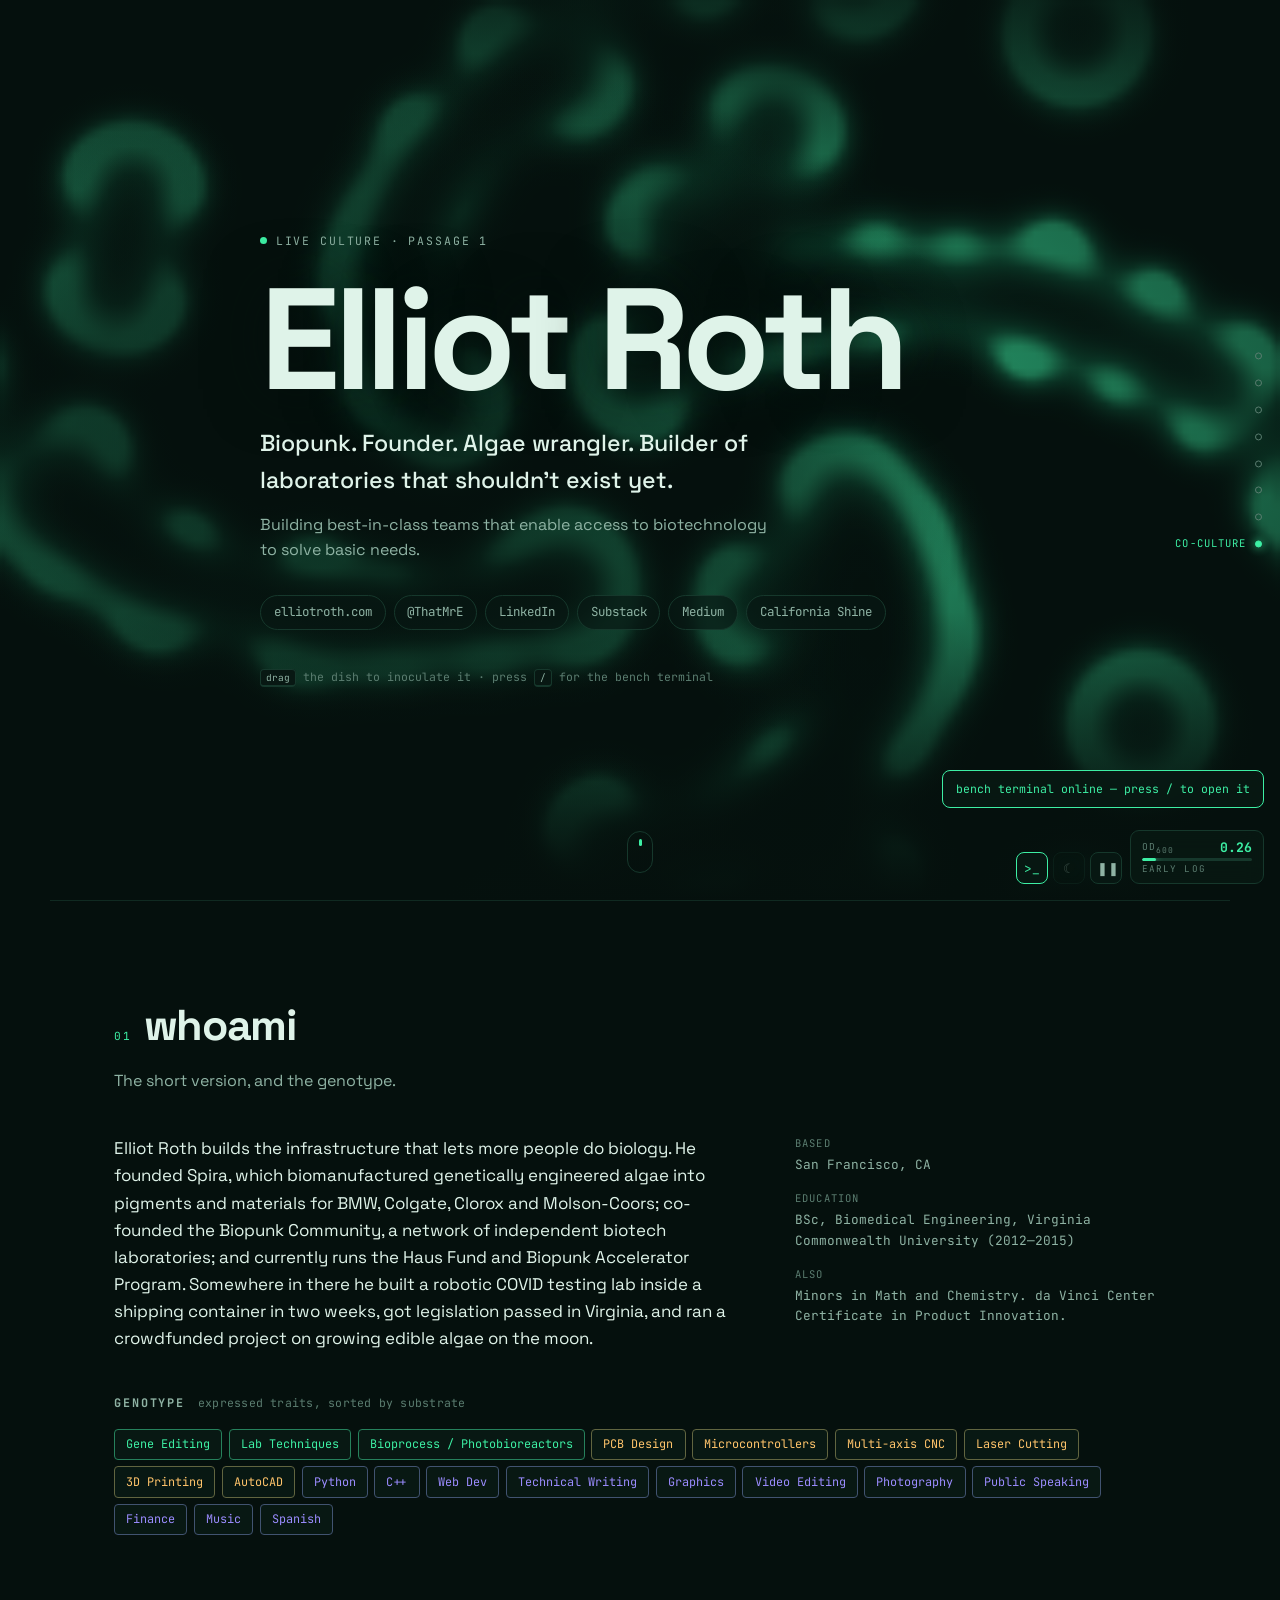
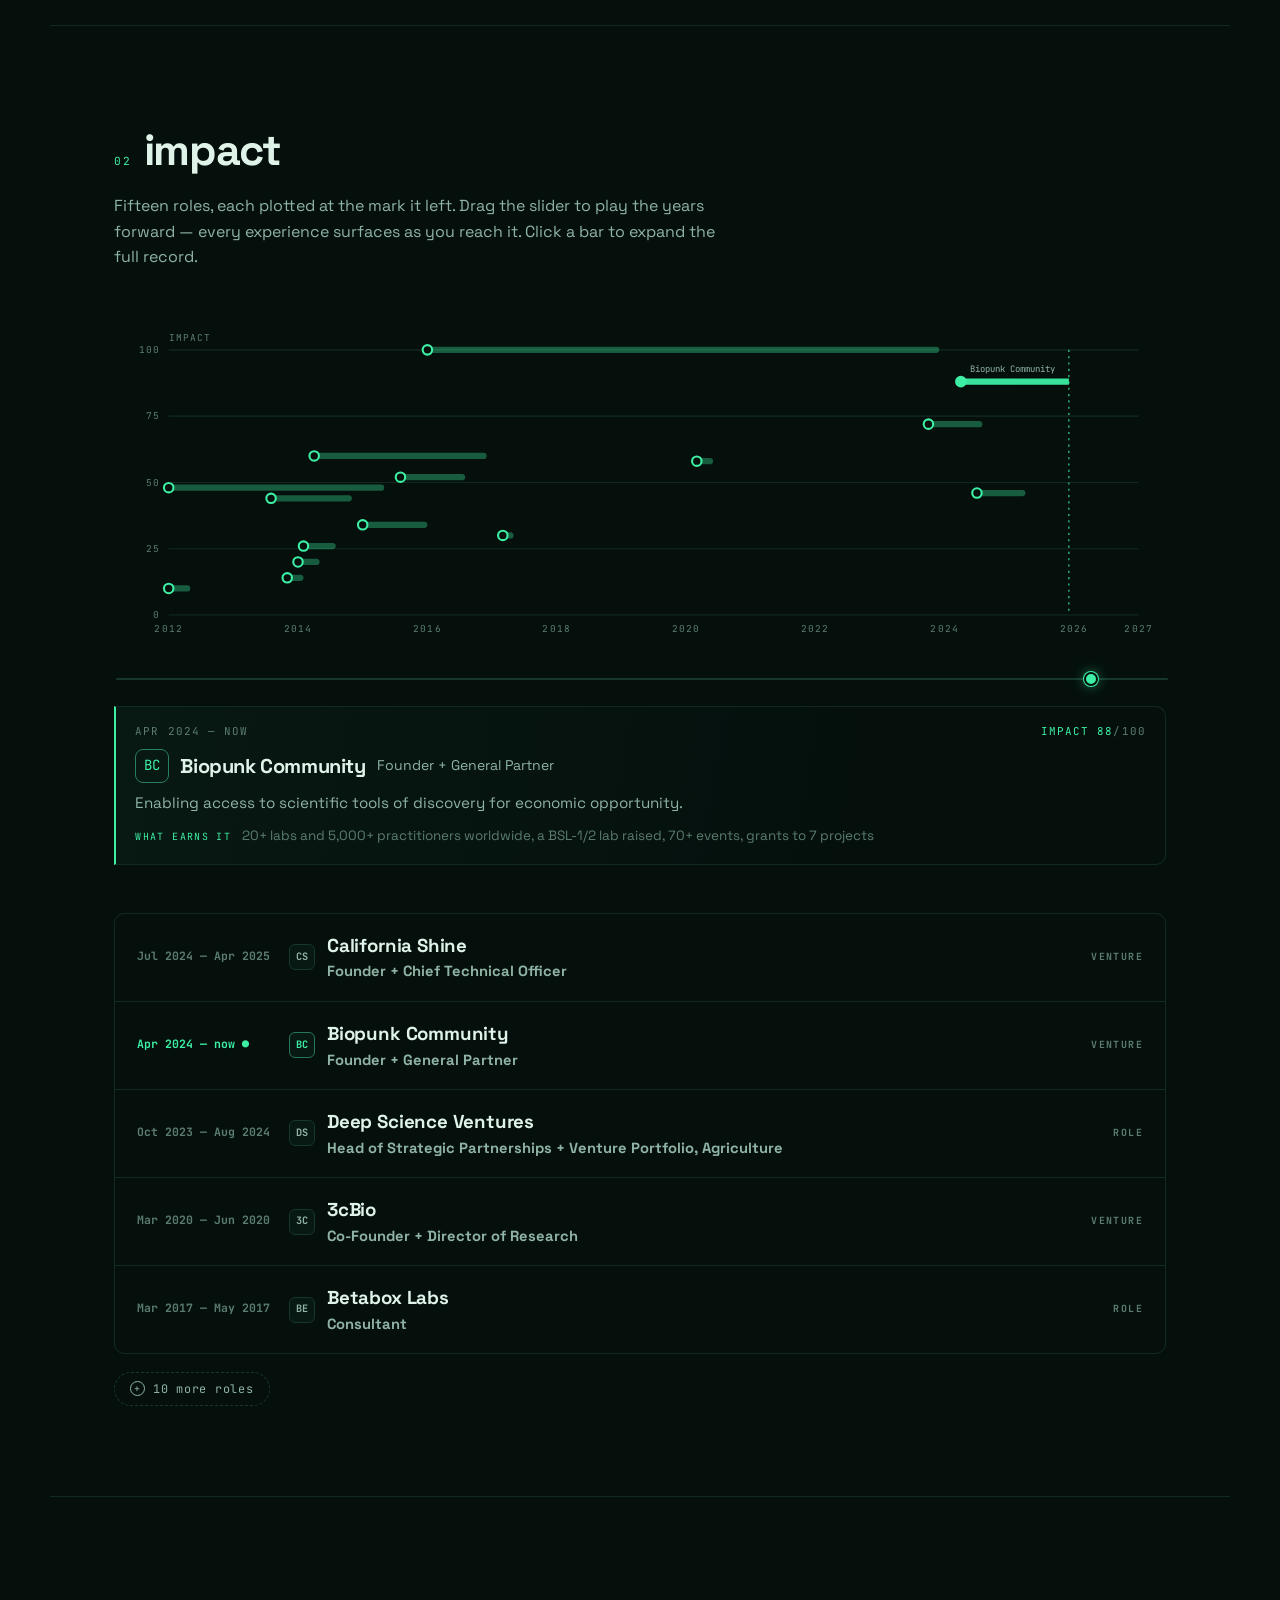
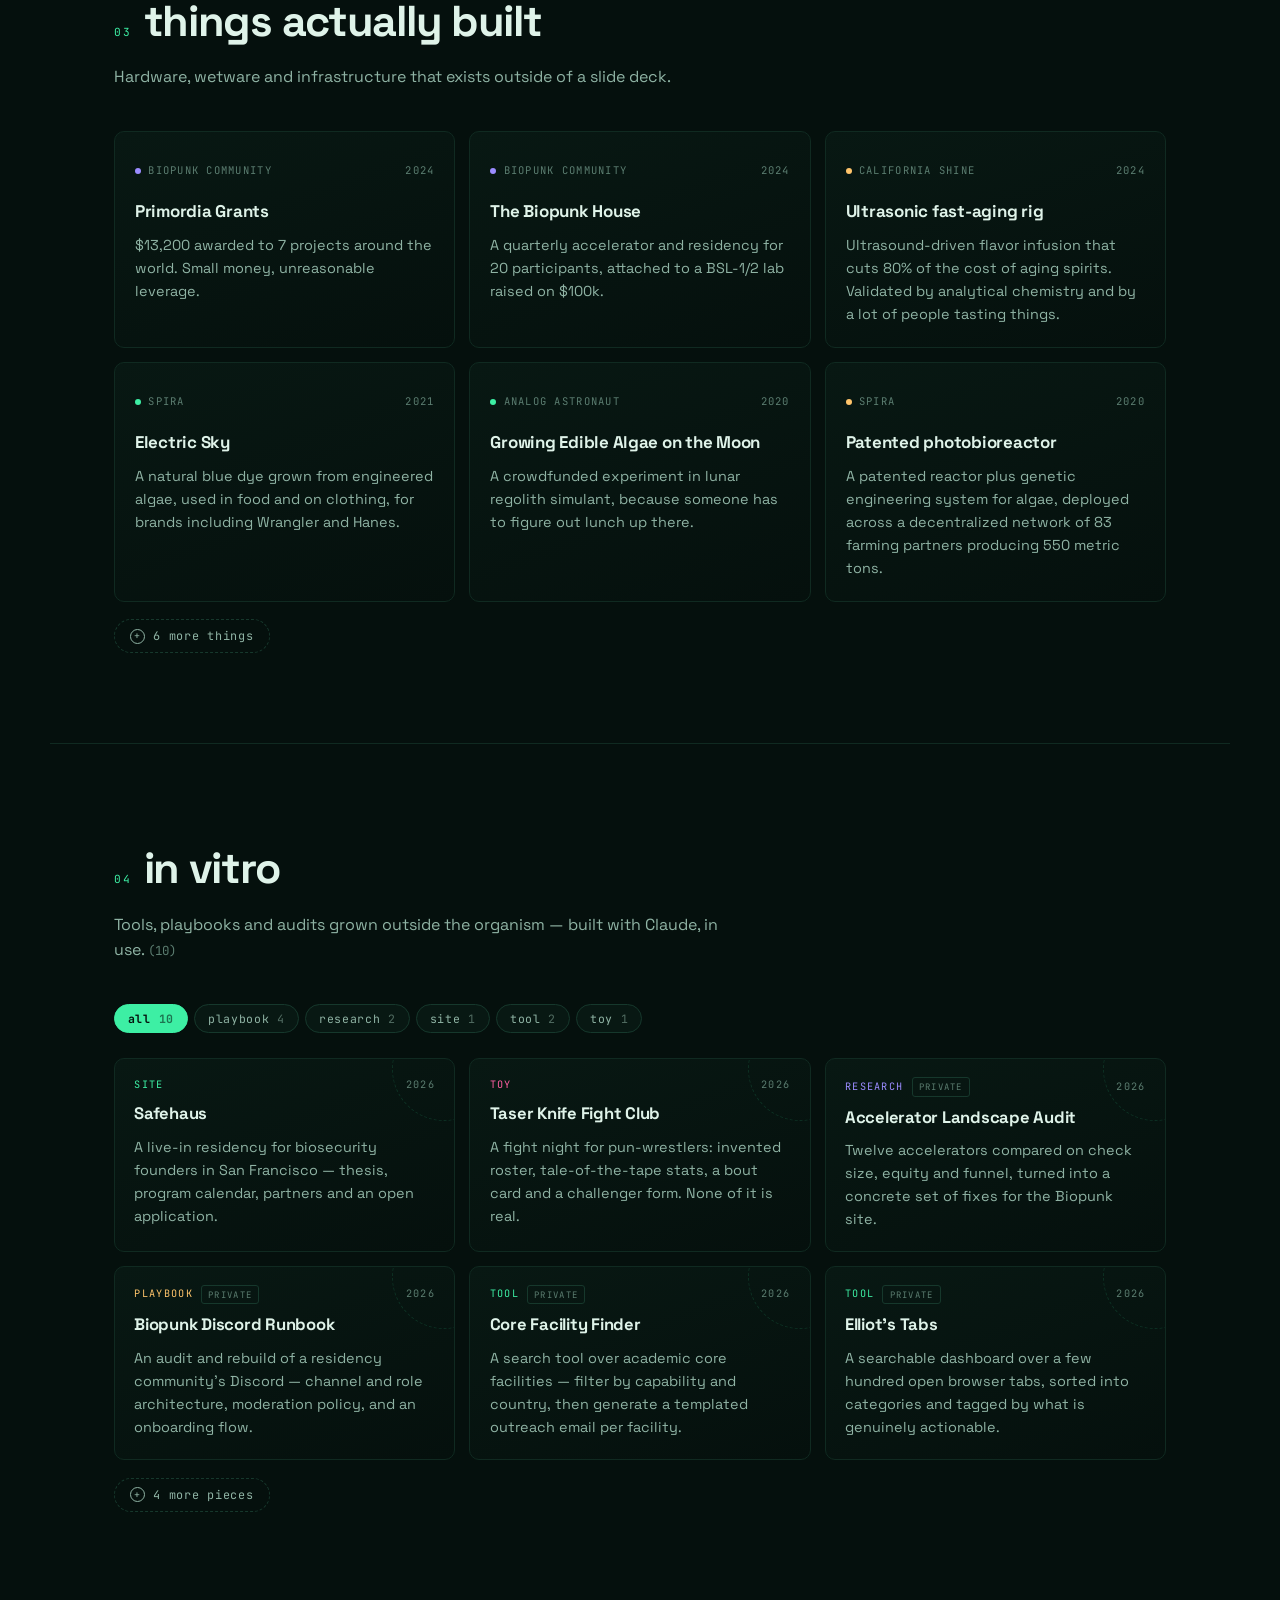
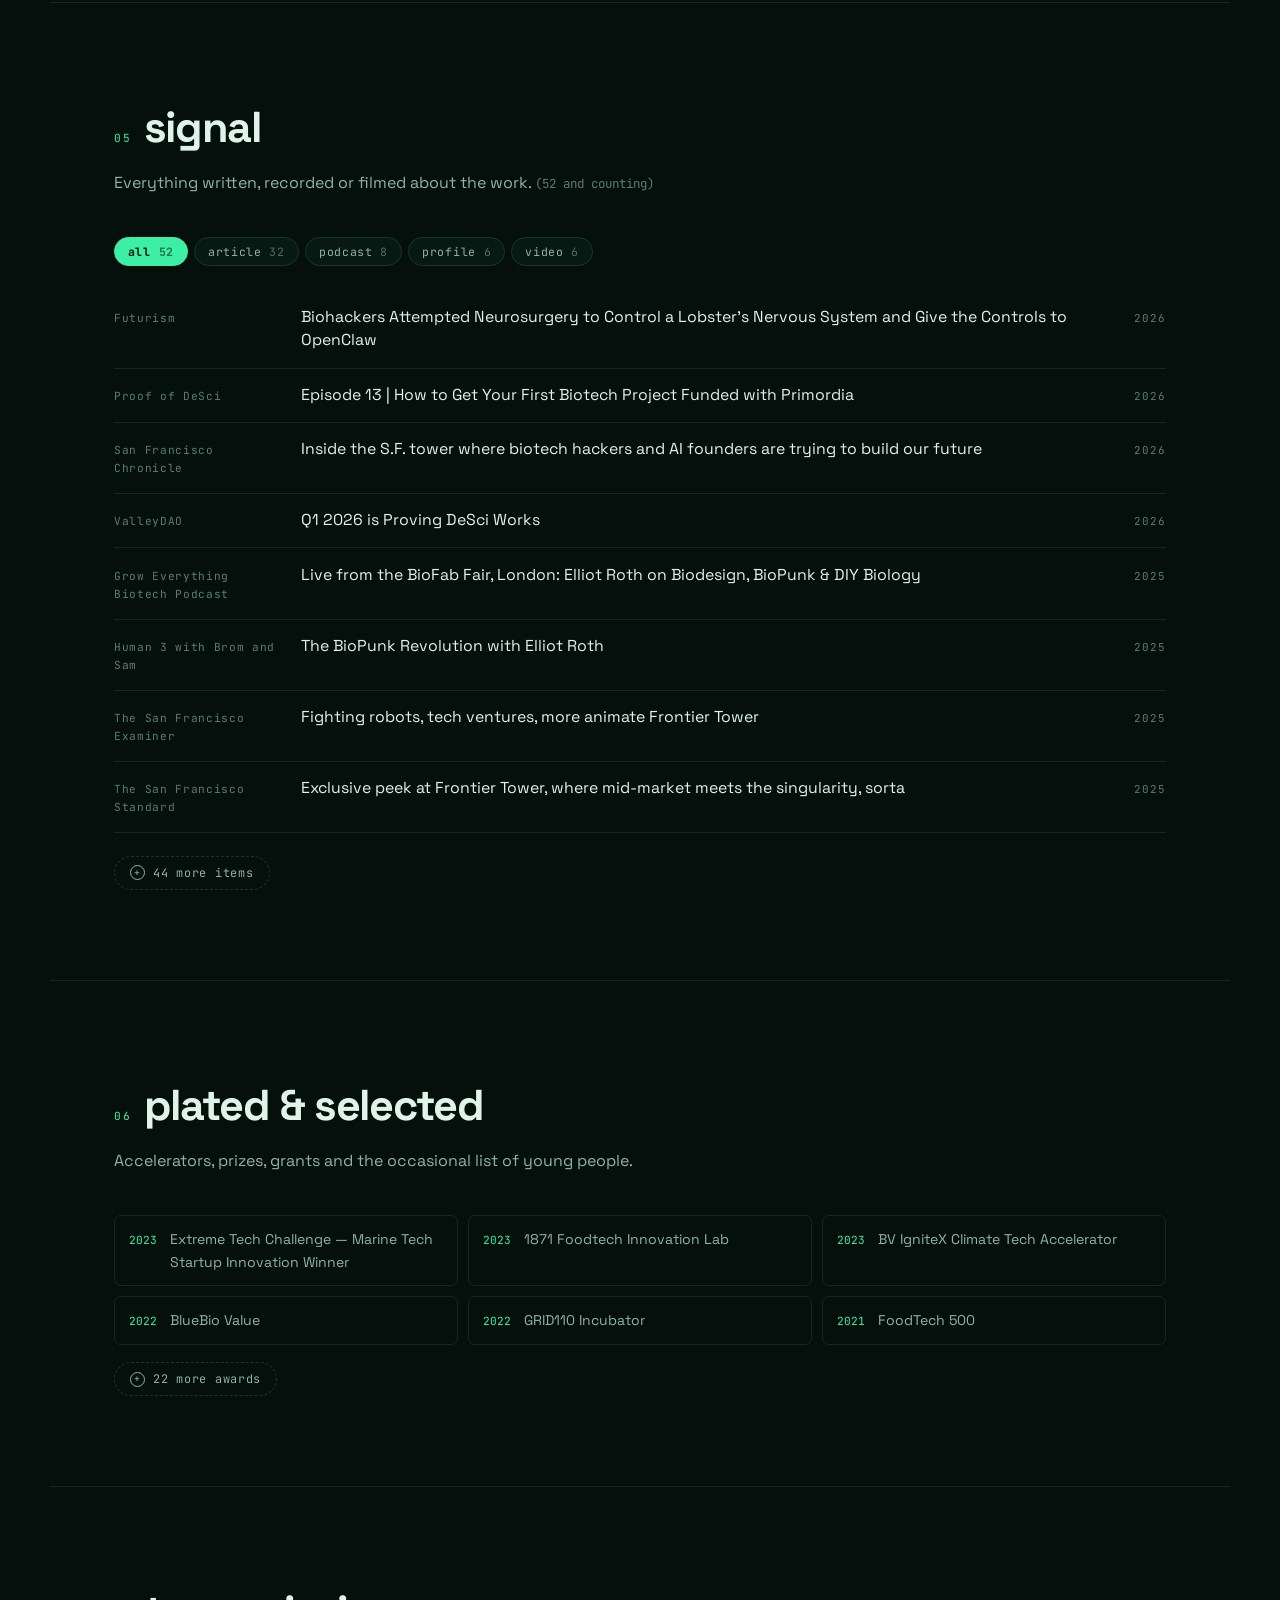
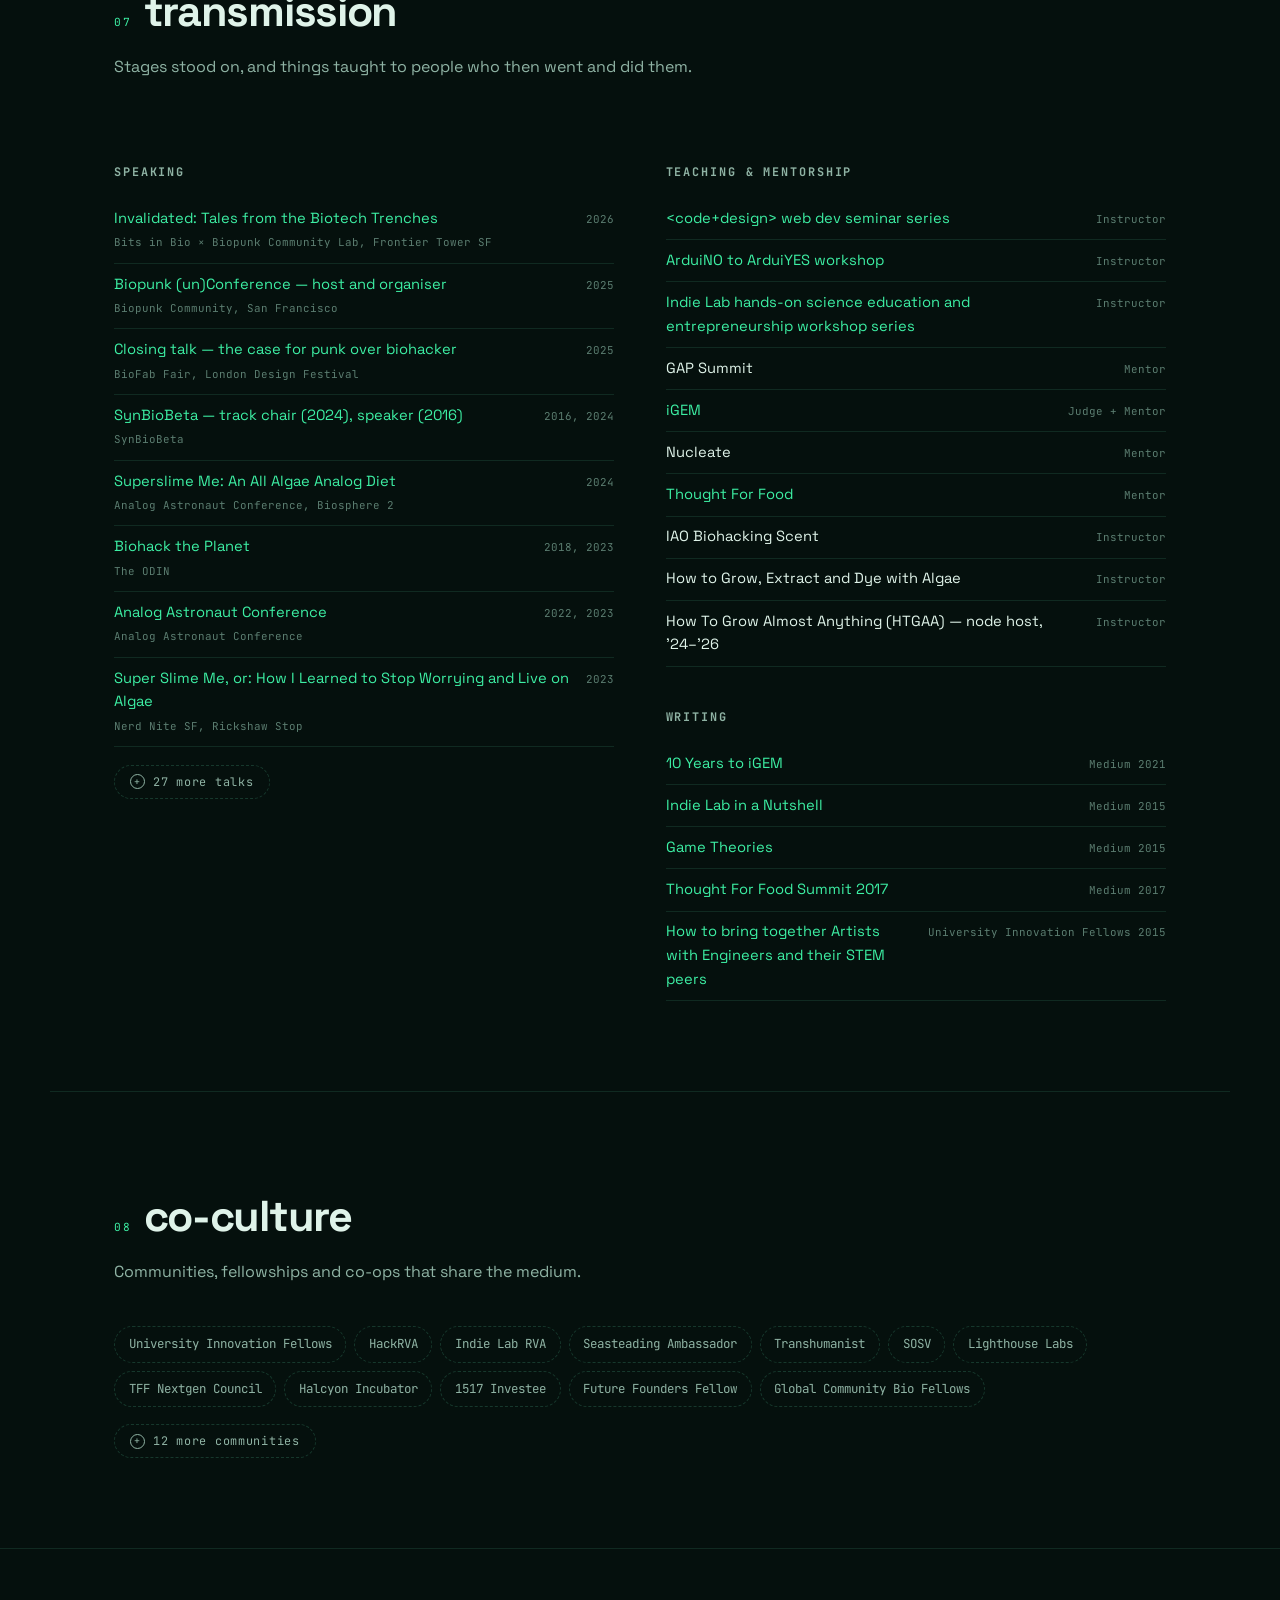
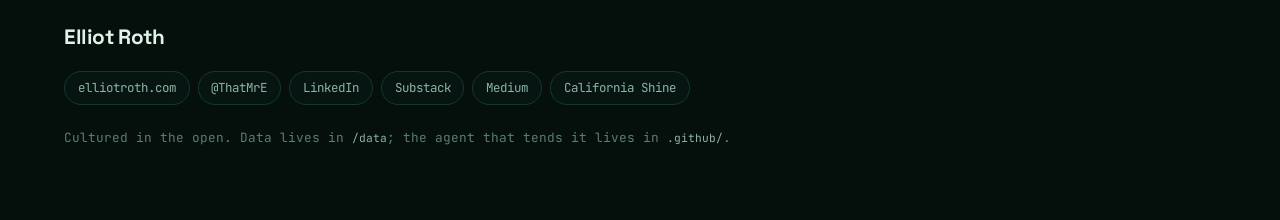
<file: index.html>
<!DOCTYPE html>
<html lang="en">
<head>
<meta charset="UTF-8">
<meta name="viewport" content="width=device-width, initial-scale=1">
<title>Elliot Roth — biopunk, founder, algae wrangler</title>
<meta name="description" content="Elliot Roth builds infrastructure that lets more people do biology. Ventures, press, awards, talks and things built — a portfolio that grows while you read it.">
<meta name="author" content="Elliot Roth">
<link rel="canonical" href="https://elliotroth.me/">
<meta property="og:type" content="profile">
<meta property="og:title" content="Elliot Roth — biopunk, founder, algae wrangler">
<meta property="og:description" content="Ventures, press, awards, talks and things built. A portfolio that grows while you read it.">
<meta property="og:url" content="https://elliotroth.me/">
<meta property="og:site_name" content="Elliot Roth">
<meta property="og:image" content="https://elliotroth.me/assets/og.png">
<meta property="og:image:width" content="1200">
<meta property="og:image:height" content="630">
<meta property="og:image:type" content="image/png">
<meta property="og:image:alt" content="Elliot Roth — biopunk, founder, algae wrangler. A frame of the reaction-diffusion culture that runs on elliotroth.me.">
<meta name="twitter:card" content="summary_large_image">
<meta name="twitter:image" content="https://elliotroth.me/assets/og.png">
<meta name="twitter:image:alt" content="Elliot Roth — biopunk, founder, algae wrangler.">
<meta name="twitter:creator" content="@ThatMrE">
<meta property="profile:first_name" content="Elliot">
<meta property="profile:last_name" content="Roth">
<meta property="profile:username" content="ThatMrE">
<meta name="theme-color" content="#05100d">
<link rel="icon" href="data:image/svg+xml,%3Csvg xmlns='http://www.w3.org/2000/svg' viewBox='0 0 100 100'%3E%3Ccircle cx='50' cy='50' r='46' fill='%2305100d' stroke='%233defa4' stroke-width='6'/%3E%3Ccircle cx='36' cy='40' r='9' fill='%233defa4'/%3E%3Ccircle cx='62' cy='55' r='13' fill='%233defa4' opacity='.75'/%3E%3Ccircle cx='44' cy='68' r='6' fill='%23ff5fa2'/%3E%3C/svg%3E">
<link rel="preconnect" href="https://fonts.googleapis.com">
<link rel="preconnect" href="https://fonts.gstatic.com" crossorigin>
<link href="https://fonts.googleapis.com/css2?family=Space+Grotesk:wght@400;500;700&family=JetBrains+Mono:wght@400;700&display=swap" rel="stylesheet">
<script type="application/ld+json">
{
  "@context": "https://schema.org",
  "@type": "Person",
  "name": "Elliot Roth",
  "alternateName": "@ThatMrE",
  "url": "https://elliotroth.me/",
  "image": "https://elliotroth.me/assets/og.png",
  "description": "Biopunk. Founder. Algae wrangler. Builder of laboratories that shouldn't exist yet.",
  "jobTitle": "Founder",
  "address": {
    "@type": "PostalAddress",
    "addressLocality": "San Francisco",
    "addressRegion": "CA",
    "addressCountry": "US"
  },
  "alumniOf": {
    "@type": "CollegeOrUniversity",
    "name": "Virginia Commonwealth University"
  },
  "knowsAbout": [
    "synthetic biology",
    "algae biomanufacturing",
    "community laboratories",
    "biosecurity",
    "DIY biology",
    "agricultural technology"
  ],
  "sameAs": [
    "https://www.linkedin.com/in/thatmre/",
    "https://x.com/ThatMrE",
    "https://elliotroth.substack.com/",
    "https://thatmre.medium.com/",
    "https://elliotroth.com/"
  ]
}
</script>
<link rel="stylesheet" href="assets/css/main.css">
</head>
<body>
<a class="skip" href="#whoami">Skip to content</a>

<header class="hero" id="top">
  <canvas id="dish" aria-hidden="true"></canvas>
  <div class="hero__vignette" aria-hidden="true"></div>
  <div class="hero__inner">
    <p class="hero__eyebrow"><span class="blip" aria-hidden="true"></span> live culture &middot; passage <span data-bind="passage">1</span></p>
    <h1 class="hero__name">Elliot<span class="hero__break"> </span>Roth</h1>
    <p class="hero__strap" data-bind="strapline"></p>
    <p class="hero__objective" data-bind="objective"></p>
    <ul class="hero__links" data-bind="links"></ul>
    <p class="hero__hint"><kbd>drag</kbd> the dish to inoculate it &middot; press <kbd>/</kbd> for the bench terminal</p>
  </div>
  <a class="hero__scroll" href="#whoami" aria-label="Scroll to content"><span aria-hidden="true"></span></a>
</header>

<nav class="rail" aria-label="Section navigation">
  <ul id="rail-list"></ul>
</nav>

<main>

  <section id="whoami" class="sec" data-rail="whoami">
    <div class="sec__head">
      <h2><span class="sec__idx">01</span> whoami</h2>
      <p class="sec__sub">The short version, and the genotype.</p>
    </div>
    <div class="bio">
      <p class="bio__long" data-bind="longBio"></p>
      <dl class="bio__facts" data-bind="facts"></dl>
    </div>
    <h3 class="subhead">Genotype <span class="subhead__note">expressed traits, sorted by substrate</span></h3>
    <div class="genotype" data-bind="genotype"></div>
  </section>

  <section id="work" class="sec" data-rail="work">
    <div class="sec__head">
      <h2><span class="sec__idx">02</span> impact</h2>
      <p class="sec__sub">Fifteen roles, each plotted at the mark it left. Drag the slider to play the years forward &mdash; every experience surfaces as you reach it. Click a bar to expand the full record.</p>
    </div>
    <div class="curve" id="curve"></div>
    <ol class="roles" id="roles"></ol>
  </section>

  <section id="built" class="sec" data-rail="built">
    <div class="sec__head">
      <h2><span class="sec__idx">03</span> things actually built</h2>
      <p class="sec__sub">Hardware, wetware and infrastructure that exists outside of a slide deck.</p>
    </div>
    <div class="artifacts" id="artifacts"></div>
  </section>

  <section id="invitro" class="sec" data-rail="invitro">
    <div class="sec__head">
      <h2><span class="sec__idx">04</span> in vitro</h2>
      <p class="sec__sub">Tools, playbooks and audits grown outside the organism &mdash; built with Claude, in use. <span class="count" id="wb-count"></span></p>
    </div>
    <div class="filters" id="wb-filters" role="group" aria-label="Filter by kind"></div>
    <div class="workbench" id="workbench"></div>
  </section>

  <section id="signal" class="sec" data-rail="signal">
    <div class="sec__head">
      <h2><span class="sec__idx">05</span> signal</h2>
      <p class="sec__sub">Everything written, recorded or filmed about the work. <span class="count" id="press-count"></span></p>
    </div>
    <div class="filters" id="press-filters" role="group" aria-label="Filter press by medium"></div>
    <ul class="press" id="press"></ul>
  </section>

  <section id="awards" class="sec" data-rail="awards">
    <div class="sec__head">
      <h2><span class="sec__idx">06</span> plated &amp; selected</h2>
      <p class="sec__sub">Accelerators, prizes, grants and the occasional list of young people.</p>
    </div>
    <ol class="awards" id="awards-list"></ol>
  </section>

  <section id="stage" class="sec" data-rail="stage">
    <div class="sec__head">
      <h2><span class="sec__idx">07</span> transmission</h2>
      <p class="sec__sub">Stages stood on, and things taught to people who then went and did them.</p>
    </div>
    <div class="two-col">
      <div>
        <h3 class="subhead">Speaking</h3>
        <ul class="plainlist" id="talks"></ul>
      </div>
      <div>
        <h3 class="subhead">Teaching &amp; mentorship</h3>
        <ul class="plainlist" id="teaching"></ul>
        <h3 class="subhead">Writing</h3>
        <ul class="plainlist" id="writing"></ul>
      </div>
    </div>
  </section>

  <section id="network" class="sec" data-rail="network">
    <div class="sec__head">
      <h2><span class="sec__idx">08</span> co-culture</h2>
      <p class="sec__sub">Communities, fellowships and co-ops that share the medium.</p>
    </div>
    <div class="cloud" id="communities"></div>
  </section>


</main>

<footer class="foot">
  <div class="foot__inner">
    <p class="foot__name">Elliot Roth</p>
    <ul class="foot__links" data-bind="links"></ul>
    <p class="foot__fine">Cultured in the open. Data lives in <code>/data</code>; the agent that tends it lives in <code>.github/</code>.</p>
  </div>
</footer>

<div class="hud" id="hud" role="status" aria-live="polite">
  <button class="hud__meter" id="hud-meter" type="button" aria-label="Culture density. Click to feed the culture.">
    <span class="hud__label">OD<sub>600</sub></span>
    <span class="hud__value" id="hud-value">0.02</span>
    <span class="hud__bar"><i id="hud-fill"></i></span>
    <span class="hud__phase" id="hud-phase">lag phase</span>
  </button>
  <div class="hud__buttons">
    <button type="button" id="btn-term" class="hud__btn" aria-expanded="false" aria-controls="terminal" title="Bench terminal (/)">&gt;_</button>
    <button type="button" id="btn-moon" class="hud__btn is-locked" title="Locked until OD 0.60" disabled>☾</button>
    <button type="button" id="btn-motion" class="hud__btn" title="Pause the culture" aria-pressed="false">❚❚</button>
  </div>
</div>

<section class="terminal" id="terminal" hidden aria-label="Bench terminal">
  <div class="terminal__bar">
    <span class="terminal__title">bench@elliotroth — /var/culture</span>
    <button type="button" id="term-close" aria-label="Close terminal">✕</button>
  </div>
  <div class="terminal__out" id="term-out" tabindex="0"></div>
  <form class="terminal__form" id="term-form" autocomplete="off">
    <label for="term-in" class="terminal__prompt">bench&gt;</label>
    <input id="term-in" name="cmd" type="text" spellcheck="false" autocapitalize="off" aria-label="Terminal command">
  </form>
</section>


<script src="assets/js/petri.js"></script>
<script src="assets/js/culture.js"></script>
<script src="assets/js/render.js"></script>
<script src="assets/js/terminal.js"></script>
<script src="assets/js/main.js"></script>
</body>
</html>
</file>
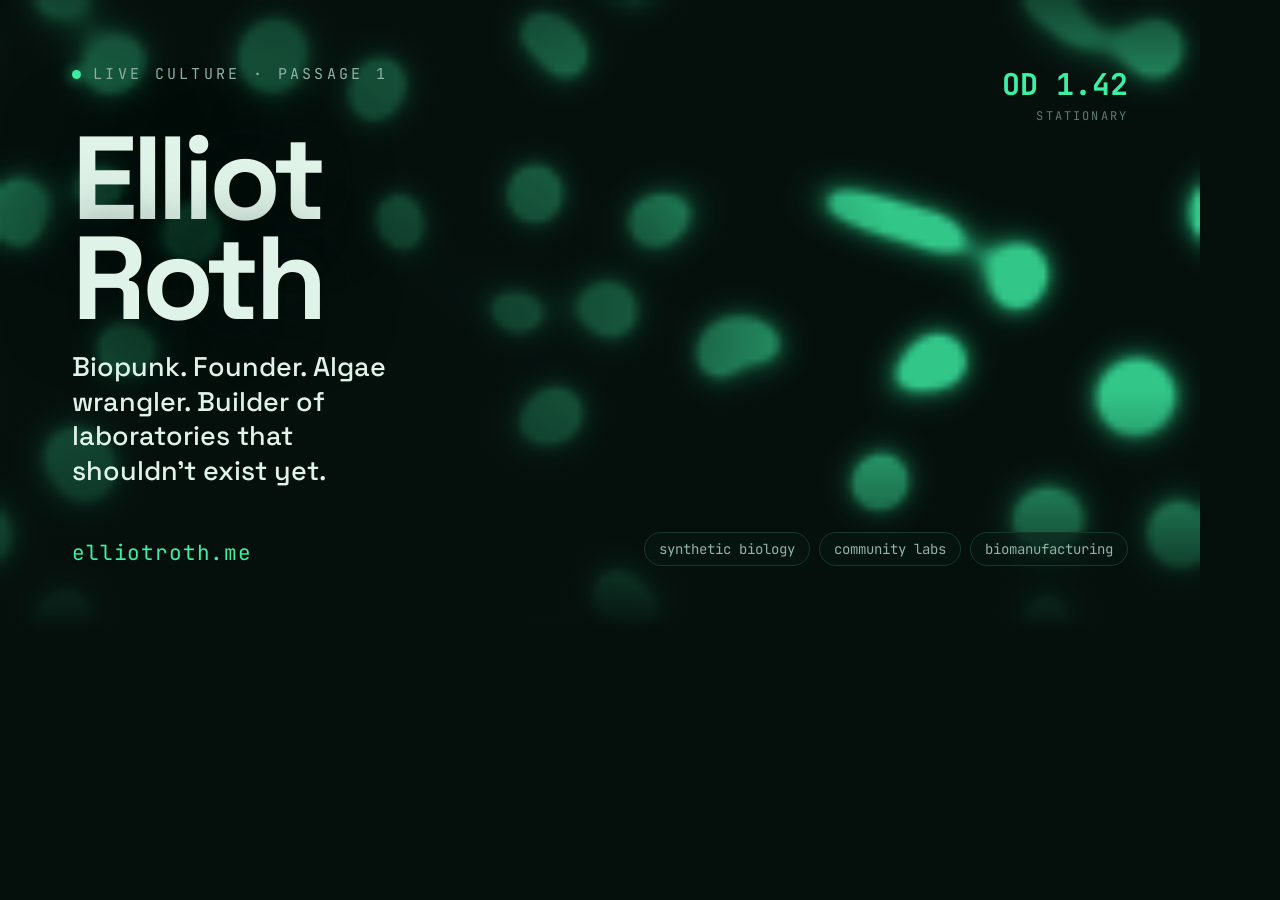
<file: scripts/og/template.html>
<!DOCTYPE html>
<html lang="en">
<head>
<meta charset="UTF-8">
<title>OG card</title>
<link href="https://fonts.googleapis.com/css2?family=Space+Grotesk:wght@400;500;700&family=JetBrains+Mono:wght@400;700&display=swap" rel="stylesheet">
<style>
  :root {
    --bg: #05100d; --bg-2: #081813; --line: #16382c;
    --ink: #dff3e9; --ink-2: #8fb3a4; --ink-3: #5b7d70;
    --algae: #3defa4; --algae-dim: #1fa974; --cherry: #ff5fa2; --accent: var(--algae);
    --mono: "JetBrains Mono", ui-monospace, monospace;
    --sans: "Space Grotesk", ui-sans-serif, system-ui, sans-serif;
  }
  * { margin: 0; padding: 0; box-sizing: border-box; }
  html, body { width: 1200px; height: 630px; overflow: hidden; }
  body { background: var(--bg); font-family: var(--sans); color: var(--ink); position: relative; }
  #dish { position: absolute; inset: 0; width: 100%; height: 100%; opacity: .82; }
  .vig {
    position: absolute; inset: 0;
    background:
      radial-gradient(ellipse 66% 78% at 26% 52%, color-mix(in srgb, var(--bg) 88%, transparent) 0%,
        color-mix(in srgb, var(--bg) 58%, transparent) 46%, transparent 76%),
      linear-gradient(to bottom, color-mix(in srgb, var(--bg) 70%, transparent), transparent 26%, transparent 62%, var(--bg));
  }
  .wrap { position: absolute; inset: 0; padding: 64px 72px; display: flex; flex-direction: column; justify-content: space-between; }
  .eyebrow {
    font-family: var(--mono); font-size: 15px; letter-spacing: .22em; text-transform: uppercase;
    color: var(--ink-2); display: flex; align-items: center; gap: 12px;
  }
  .blip { width: 9px; height: 9px; border-radius: 50%; background: var(--accent); box-shadow: 0 0 14px var(--accent); }
  h1 { font-size: 118px; line-height: .85; font-weight: 700; letter-spacing: -.045em; text-shadow: 0 0 70px rgba(5,16,13,.9); }
  .strap { font-size: 27px; color: var(--ink); max-width: 20ch; margin-top: 22px; font-weight: 500; line-height: 1.28; }
  .foot { display: flex; align-items: flex-end; justify-content: space-between; gap: 28px; }
  .url { font-family: var(--mono); font-size: 21px; color: var(--accent); letter-spacing: .04em; }
  .tags { display: flex; gap: 9px; flex-wrap: wrap; justify-content: flex-end; max-width: 560px; }
  .tags span {
    font-family: var(--mono); font-size: 14px; color: var(--ink-2);
    border: 1px solid var(--line); border-radius: 999px; padding: 7px 14px;
    background: rgba(8,24,19,.6);
  }
  .od {
    position: absolute; right: 72px; top: 64px;
    font-family: var(--mono); text-align: right;
  }
  .od b { display: block; font-size: 30px; color: var(--accent); font-weight: 700; }
  .od i { font-style: normal; font-size: 12px; letter-spacing: .18em; text-transform: uppercase; color: var(--ink-3); }
</style>
</head>
<body>
<canvas id="dish"></canvas>
<div class="vig"></div>
<div class="wrap">
  <div>
    <p class="eyebrow"><span class="blip"></span> live culture &middot; passage 1</p>
  </div>
  <div>
    <h1>Elliot<br>Roth</h1>
    <p class="strap">Biopunk. Founder. Algae wrangler. Builder of laboratories that shouldn't exist yet.</p>
  </div>
  <div class="foot">
    <span class="url">elliotroth.me</span>
    <div class="tags">
      <span>synthetic biology</span><span>community labs</span><span>biomanufacturing</span>
    </div>
  </div>
</div>
<div class="od"><b>OD 1.42</b><i>stationary</i></div>
<script src="../../assets/js/petri.js"></script>
<script>
  // Use the site's own simulation so the card is literally a frame of the page.
  window.__ogReady = false;
  var c = document.getElementById('dish');
  Petri.init(c);
  Petri.setDensity(1.35);
  Petri.splash(14);
  // Let it evolve into structure, then freeze on a good frame.
  setTimeout(function () { Petri.pause(); window.__ogReady = true; }, 4200);
</script>
</body>
</html>
</file>
<file: assets/css/main.css>
/* ============================================================
   elliotroth.me — a portfolio that grows while you read it
   Palette: culture medium (near-black green), spirulina, mCherry
   ============================================================ */

:root {
  --bg:        #05100d;
  --bg-2:      #081813;
  --bg-3:      #0b211a;
  --line:      #16382c;
  --line-soft: #102a21;
  --ink:       #dff3e9;
  --ink-2:     #8fb3a4;
  --ink-3:     #5b7d70;
  --algae:     #3defa4;
  --algae-dim: #1fa974;
  --cherry:    #ff5fa2;
  --amber:     #ffc46b;
  --violet:    #9b8cff;

  --accent:    var(--algae);

  --mono: "JetBrains Mono", ui-monospace, SFMono-Regular, Menlo, Consolas, monospace;
  --sans: "Space Grotesk", ui-sans-serif, system-ui, -apple-system, "Segoe UI", sans-serif;

  --gutter: clamp(20px, 5vw, 72px);
  --maxw: 1180px;
  --r: 10px;
}

/* Moon mode: unlocked at OD 0.60. Regolith grey, earthlight blue. */
html[data-mode="moon"] {
  --bg:        #0a0b0f;
  --bg-2:      #101218;
  --bg-3:      #16181f;
  --line:      #2a2d38;
  --line-soft: #1d1f28;
  --ink:       #e6e9f2;
  --ink-2:     #9aa1b4;
  --ink-3:     #6a7285;
  --algae:     #8fd4ff;
  --algae-dim: #4b8fc4;
  --accent:    var(--algae);
}

*, *::before, *::after { box-sizing: border-box; }

html { scroll-behavior: smooth; }
@media (prefers-reduced-motion: reduce) { html { scroll-behavior: auto; } }

body {
  margin: 0;
  background: var(--bg);
  color: var(--ink);
  font-family: var(--sans);
  font-size: 16px;
  line-height: 1.6;
  -webkit-font-smoothing: antialiased;
  overflow-x: hidden;
  transition: background-color .6s ease, color .6s ease;
}

a { color: var(--accent); text-decoration-color: color-mix(in srgb, var(--accent) 40%, transparent); text-underline-offset: 3px; }
a:hover { text-decoration-color: var(--accent); }
:focus-visible { outline: 2px solid var(--accent); outline-offset: 3px; border-radius: 3px; }

kbd {
  font-family: var(--mono); font-size: .82em;
  border: 1px solid var(--line); border-bottom-width: 2px;
  border-radius: 4px; padding: 1px 5px; color: var(--ink-2);
  background: var(--bg-2);
}
code { font-family: var(--mono); font-size: .88em; color: var(--ink-2); }

.skip {
  position: absolute; left: -9999px; top: 0; z-index: 200;
  background: var(--accent); color: var(--bg); padding: 10px 16px; font-family: var(--mono);
}
.skip:focus { left: 8px; top: 8px; }

/* ---------- HERO ---------------------------------------------------- */

.hero {
  position: relative;
  min-height: 100svh;
  display: flex;
  align-items: center;
  padding: 14vh var(--gutter) 12vh;
  overflow: hidden;
  isolation: isolate;
}
#dish {
  position: absolute; inset: 0;
  width: 100%; height: 100%;
  z-index: -2;
  display: block;
  opacity: .72;
  touch-action: pan-y;
}
.hero__vignette {
  position: absolute; inset: 0; z-index: -1; pointer-events: none;
  background:
    radial-gradient(ellipse 62% 58% at 34% 48%, color-mix(in srgb, var(--bg) 82%, transparent) 0%, color-mix(in srgb, var(--bg) 55%, transparent) 45%, transparent 72%),
    radial-gradient(ellipse 92% 72% at 50% 45%, transparent 0%, color-mix(in srgb, var(--bg) 60%, transparent) 66%, var(--bg) 100%),
    linear-gradient(to bottom, color-mix(in srgb, var(--bg) 60%, transparent), transparent 22%, transparent 68%, var(--bg));
}
.hero__inner { position: relative; max-width: 760px; margin-inline: auto; width: 100%; }

.hero__eyebrow {
  font-family: var(--mono); font-size: .72rem; letter-spacing: .16em; text-transform: uppercase;
  color: var(--ink-2); margin: 0 0 1.6rem; display: flex; align-items: center; gap: .55rem;
}
.blip {
  width: 7px; height: 7px; border-radius: 50%; background: var(--accent);
  box-shadow: 0 0 0 0 color-mix(in srgb, var(--accent) 70%, transparent);
  animation: blip 2.6s ease-out infinite;
}
@keyframes blip {
  0%   { box-shadow: 0 0 0 0 color-mix(in srgb, var(--accent) 60%, transparent); }
  70%  { box-shadow: 0 0 0 12px transparent; }
  100% { box-shadow: 0 0 0 0 transparent; }
}

.hero__name {
  font-size: clamp(3.4rem, 13vw, 9rem);
  line-height: .88;
  font-weight: 700;
  letter-spacing: -.045em;
  margin: 0 0 1.4rem;
  color: var(--ink);
  text-shadow: 0 0 60px color-mix(in srgb, var(--bg) 85%, transparent);
}
.hero__break { display: inline; }
@media (max-width: 640px) { .hero__break { display: block; height: 0; } }

.hero__strap {
  font-size: clamp(1.05rem, 2.4vw, 1.45rem);
  color: var(--ink);
  margin: 0 0 .8rem;
  max-width: 40ch;
  font-weight: 500;
}
.hero__objective {
  color: var(--ink-2); margin: 0 0 2rem; max-width: 52ch; font-size: 1rem;
}
.hero__links { list-style: none; display: flex; flex-wrap: wrap; gap: .5rem; padding: 0; margin: 0 0 2.4rem; }
.hero__links a, .foot__links a {
  display: inline-block; font-family: var(--mono); font-size: .78rem;
  padding: .4rem .8rem; border: 1px solid var(--line); border-radius: 999px;
  color: var(--ink-2); text-decoration: none; background: color-mix(in srgb, var(--bg-2) 70%, transparent);
  transition: border-color .2s, color .2s, transform .2s;
}
.hero__links a:hover, .foot__links a:hover { border-color: var(--accent); color: var(--accent); transform: translateY(-1px); }

.hero__hint { font-family: var(--mono); font-size: .72rem; color: var(--ink-3); margin: 0; }

.hero__scroll {
  position: absolute; left: 50%; bottom: 3vh; transform: translateX(-50%);
  width: 26px; height: 42px; border: 1px solid var(--line); border-radius: 14px;
  display: grid; place-items: start center; padding-top: 7px;
}
.hero__scroll span { width: 3px; height: 7px; border-radius: 2px; background: var(--accent); animation: drip 1.9s ease-in-out infinite; }
@keyframes drip { 0%,100% { transform: translateY(0); opacity: 1 } 60% { transform: translateY(14px); opacity: 0 } }

/* ---------- RAIL NAV ------------------------------------------------ */

.rail { position: fixed; right: 18px; top: 50%; transform: translateY(-50%); z-index: 40; }
.rail ul { list-style: none; margin: 0; padding: 0; display: grid; gap: 10px; }
.rail a {
  display: flex; align-items: center; gap: 9px; justify-content: flex-end;
  font-family: var(--mono); font-size: .66rem; letter-spacing: .1em; text-transform: uppercase;
  color: var(--ink-3); text-decoration: none;
}
.rail a i { width: 7px; height: 7px; border-radius: 50%; border: 1px solid var(--ink-3); flex: none; transition: all .25s; }
.rail a span { opacity: 0; transform: translateX(6px); transition: all .25s; }
.rail a:hover span, .rail a[aria-current="true"] span { opacity: 1; transform: none; }
.rail a:hover i, .rail a[aria-current="true"] i { background: var(--accent); border-color: var(--accent); box-shadow: 0 0 10px var(--accent); }
.rail a[aria-current="true"] { color: var(--accent); }
@media (max-width: 900px) { .rail { display: none; } }

/* ---------- SECTIONS ------------------------------------------------ */

.sec {
  max-width: var(--maxw);
  margin-inline: auto;
  padding: clamp(64px, 10vh, 120px) var(--gutter);
  border-top: 1px solid var(--line-soft);
}
.sec__head { margin-bottom: 2.6rem; }
.sec h2 {
  font-size: clamp(1.7rem, 4.5vw, 2.7rem); letter-spacing: -.03em; margin: 0 0 .5rem; font-weight: 700;
  display: flex; align-items: baseline; gap: .7rem; flex-wrap: wrap;
}
.sec__idx { font-family: var(--mono); font-size: .7rem; color: var(--accent); letter-spacing: .2em; font-weight: 400; }
.sec__sub { color: var(--ink-2); margin: 0; max-width: 62ch; }
.count { font-family: var(--mono); font-size: .78rem; color: var(--ink-3); }

.subhead {
  font-family: var(--mono); font-size: .74rem; letter-spacing: .16em; text-transform: uppercase;
  color: var(--ink-2); margin: 2.6rem 0 1rem; font-weight: 700;
  display: flex; gap: .8rem; align-items: baseline; flex-wrap: wrap;
}
.subhead__note { font-weight: 400; text-transform: none; letter-spacing: .02em; color: var(--ink-3); font-size: .72rem; }

/* ---------- BIO ----------------------------------------------------- */

.bio { display: grid; grid-template-columns: minmax(0,1.7fr) minmax(0,1fr); gap: clamp(24px,4vw,56px); align-items: start; }
@media (max-width: 800px) { .bio { grid-template-columns: 1fr; } }
.bio__long { font-size: 1.06rem; margin: 0; color: var(--ink); }
.bio__facts { margin: 0; font-family: var(--mono); font-size: .8rem; display: grid; gap: .9rem; }
.bio__facts dt { color: var(--ink-3); letter-spacing: .1em; text-transform: uppercase; font-size: .66rem; }
.bio__facts dd { margin: .2rem 0 0; color: var(--ink-2); }

.genotype { display: flex; flex-wrap: wrap; gap: .4rem; }
.trait {
  font-family: var(--mono); font-size: .74rem; padding: .32rem .7rem; border-radius: 4px;
  border: 1px solid var(--line); color: var(--ink-2); background: var(--bg-2);
  cursor: default; transition: transform .18s, border-color .18s, color .18s;
}
.trait:hover { transform: translateY(-2px); }
.trait[data-class="wet"]  { border-color: color-mix(in srgb, var(--algae) 40%, var(--line)); color: var(--algae); }
.trait[data-class="hard"] { border-color: color-mix(in srgb, var(--amber) 32%, var(--line)); color: var(--amber); }
.trait[data-class="soft"] { border-color: color-mix(in srgb, var(--violet) 32%, var(--line)); color: var(--violet); }

/* ---------- GROWTH CURVE -------------------------------------------- */

.curve { position: relative; margin: 0 0 3rem; }
.curve svg { display: block; width: 100%; height: auto; overflow: visible; }
.curve .grid-line { stroke: var(--line-soft); stroke-width: 1; }
.curve .axis-lab { font-family: var(--mono); font-size: 9px; fill: var(--ink-3); letter-spacing: .12em; text-transform: uppercase; }
.curve .phase-lab { font-family: var(--mono); font-size: 8.5px; fill: var(--ink-3); letter-spacing: .14em; }
/* Marks: a thin duration bar with a start dot. One series, so one hue —
   current roles read brighter rather than differently coloured. */
.curve .bar { cursor: pointer; }
.curve .bar__hit { fill: transparent; }
.curve .bar__span {
  fill: var(--accent); opacity: .34;
  transition: opacity .2s;
  /* a 2px surface ring keeps overlapping bars legible where they cross */
  stroke: var(--bg); stroke-width: 2; paint-order: stroke;
}
.curve .bar__dot {
  fill: var(--bg); stroke: var(--accent); stroke-width: 2;
  transition: fill .2s, r .2s;
}
.curve .bar.is-current .bar__span { opacity: .6; }
.curve .bar.is-current .bar__dot { fill: var(--accent); }
.curve .bar__lab {
  font-family: var(--mono); font-size: 8.5px; fill: var(--ink-2);
  opacity: 0; transition: opacity .2s; pointer-events: none;
}
.curve .bar:hover .bar__span,
.curve .bar:focus-visible .bar__span,
.curve .bar.is-live .bar__span { opacity: .95; }
.curve .bar:hover .bar__dot,
.curve .bar:focus-visible .bar__dot,
.curve .bar.is-live .bar__dot { fill: var(--accent); }
.curve .bar:hover .bar__lab,
.curve .bar:focus-visible .bar__lab,
.curve .bar.is-live .bar__lab { opacity: 1; }

.curve .playhead {
  stroke: var(--accent); stroke-width: 1; stroke-dasharray: 2 4; opacity: 0;
  transition: opacity .25s;
}

/* The experience the playhead has reached. */
.nowcard {
  margin-top: 1rem; border: 1px solid var(--line-soft); border-left: 2px solid var(--accent);
  border-radius: 0 var(--r) var(--r) 0; padding: 1rem 1.2rem 1.1rem;
  background: linear-gradient(100deg, var(--bg-2), var(--bg) 70%);
  min-height: 8.5rem;
}
.nowcard.is-in { animation: nowcard-in .45s cubic-bezier(.2,.8,.2,1) both; }
@keyframes nowcard-in {
  from { opacity: 0; transform: translateY(6px); }
  to   { opacity: 1; transform: none; }
}
.nowcard__meta {
  margin: 0 0 .5rem; display: flex; justify-content: space-between; gap: 1rem;
  align-items: baseline; flex-wrap: wrap;
  font-family: var(--mono); font-size: .68rem; letter-spacing: .1em; text-transform: uppercase;
}
.nowcard__when { color: var(--ink-3); }
.nowcard__impact { color: var(--accent); }
.nowcard__impact span { color: var(--ink-3); }
.nowcard__org {
  margin: 0 0 .5rem; font-size: 1.25rem; letter-spacing: -.02em; line-height: 1.2;
  display: flex; gap: .7rem; align-items: baseline; flex-wrap: wrap;
}
.nowcard__org span { font-size: .88rem; font-weight: 400; color: var(--ink-2); letter-spacing: 0; }
.nowcard__tag { margin: 0 0 .6rem; color: var(--ink-2); font-size: .95rem; }
.nowcard__why { margin: 0; color: var(--ink-3); font-size: .84rem; }
.nowcard__why span {
  font-family: var(--mono); font-size: .62rem; letter-spacing: .14em; text-transform: uppercase;
  color: var(--accent); margin-right: .5rem;
}
.nowcard__idle { margin: 0; color: var(--ink-3); font-family: var(--mono); font-size: .8rem; }

@media (prefers-reduced-motion: reduce) {
  .nowcard.is-in { animation: none; }
}

.roles { list-style: none; margin: 0; padding: 0; display: grid; gap: 1px; background: var(--line-soft); border: 1px solid var(--line-soft); border-radius: var(--r); overflow: hidden; }
.role { background: var(--bg); transition: background .2s; }
.role:hover { background: var(--bg-2); }
.role__btn {
  width: 100%; background: none; border: 0; color: inherit; font: inherit; text-align: left;
  padding: 1.05rem clamp(14px,2.5vw,22px); cursor: pointer;
  display: grid; grid-template-columns: 8.5rem minmax(0,1fr) auto; gap: 1rem; align-items: baseline;
}
@media (max-width: 720px) { .role__btn { grid-template-columns: 1fr; gap: .3rem; } }
.role__when { font-family: var(--mono); font-size: .72rem; color: var(--ink-3); white-space: nowrap; }
.role__org { font-weight: 700; letter-spacing: -.01em; }
.role__role { color: var(--ink-2); font-size: .92rem; display: block; }
.role__kind { font-family: var(--mono); font-size: .62rem; letter-spacing: .14em; text-transform: uppercase; color: var(--ink-3); }
.role.is-current .role__when { color: var(--accent); }
.role.is-current .role__when::after { content: " ●"; }
.role__panel { display: none; padding: 0 clamp(14px,2.5vw,22px) 1.4rem; }
.role.is-open .role__panel { display: block; }
.role__panel p { margin: 0 0 .8rem; color: var(--ink-2); font-size: .95rem; }
.role__panel ul { margin: 0; padding-left: 1.1rem; color: var(--ink-2); font-size: .93rem; }
.role__panel li { margin-bottom: .35rem; }
.role__panel li::marker { color: var(--accent); }
.role__tags { display: flex; gap: .35rem; flex-wrap: wrap; margin-top: 1rem; }
.role__tags span { font-family: var(--mono); font-size: .66rem; color: var(--ink-3); border: 1px solid var(--line); padding: .15rem .5rem; border-radius: 3px; }

/* ---------- ARTIFACTS ----------------------------------------------- */

.artifacts { display: grid; grid-template-columns: repeat(auto-fill, minmax(258px, 1fr)); gap: 14px; }
.art {
  border: 1px solid var(--line-soft); border-radius: var(--r); padding: 1.2rem 1.25rem 1.3rem;
  background: linear-gradient(160deg, var(--bg-2), var(--bg));
  display: flex; flex-direction: column; gap: .55rem; position: relative; overflow: hidden;
  transition: border-color .25s, transform .25s;
}
.art::after {
  content: ""; position: absolute; inset: auto -30% -60% auto; width: 160px; height: 160px; border-radius: 50%;
  background: radial-gradient(circle, color-mix(in srgb, var(--accent) 18%, transparent), transparent 70%);
  opacity: 0; transition: opacity .4s, transform .6s; transform: scale(.6);
}
.art:hover { border-color: color-mix(in srgb, var(--accent) 40%, var(--line)); transform: translateY(-3px); }
.art:hover::after { opacity: 1; transform: scale(1); }
.art__meta { font-family: var(--mono); font-size: .66rem; letter-spacing: .12em; text-transform: uppercase; color: var(--ink-3); display: flex; justify-content: space-between; gap: .6rem; }
.art__name { font-size: 1.06rem; font-weight: 700; margin: 0; letter-spacing: -.015em; }
.art__name a { text-decoration: none; color: var(--ink); }
.art__name a:hover { color: var(--accent); }
.art__blurb { margin: 0; color: var(--ink-2); font-size: .9rem; }
.art[data-class="wet"]   { --accent-l: var(--algae); }
.art[data-class="hard"]  { --accent-l: var(--amber); }
.art[data-class="infra"] { --accent-l: var(--violet); }
.art[data-class="soft"]  { --accent-l: var(--cherry); }
.art__dot { width: 6px; height: 6px; border-radius: 50%; background: var(--accent-l, var(--accent)); display: inline-block; }

/* ---------- PRESS --------------------------------------------------- */

.filters { display: flex; gap: .4rem; flex-wrap: wrap; margin-bottom: 1.6rem; }
.filters button {
  font-family: var(--mono); font-size: .72rem; letter-spacing: .06em;
  padding: .36rem .8rem; border-radius: 999px; border: 1px solid var(--line);
  background: var(--bg-2); color: var(--ink-2); cursor: pointer; transition: all .18s;
}
.filters button:hover { border-color: var(--accent); color: var(--accent); }
.filters button[aria-pressed="true"] { background: var(--accent); border-color: var(--accent); color: var(--bg); font-weight: 700; }

.press { list-style: none; margin: 0; padding: 0; }
.press li { border-bottom: 1px solid var(--line-soft); }
.press li[hidden] { display: none; }
.press a {
  display: grid; grid-template-columns: 10.5rem minmax(0,1fr) auto; gap: 1.2rem; align-items: baseline;
  padding: .95rem 0; text-decoration: none; color: var(--ink);
  transition: padding-left .22s, color .2s;
}
.press a:hover { padding-left: .6rem; color: var(--accent); }
@media (max-width: 720px) { .press a { grid-template-columns: 1fr; gap: .2rem; } }
.press__outlet { font-family: var(--mono); font-size: .7rem; color: var(--ink-3); letter-spacing: .06em; }
.press a:hover .press__outlet { color: var(--ink-2); }
.press__title { font-size: .99rem; line-height: 1.45; }
.press__tail { font-family: var(--mono); font-size: .68rem; color: var(--ink-3); white-space: nowrap; letter-spacing: .1em; text-transform: uppercase; }
.press__new { color: var(--cherry); font-weight: 700; }

/* ---------- AWARDS -------------------------------------------------- */

.awards { list-style: none; margin: 0; padding: 0; display: grid; grid-template-columns: repeat(auto-fill, minmax(270px,1fr)); gap: 10px; }
.awards li a, .awards li > span {
  display: flex; gap: .8rem; align-items: baseline;
  border: 1px solid var(--line-soft); border-radius: 7px; padding: .75rem .9rem;
  text-decoration: none; color: var(--ink-2); font-size: .88rem; height: 100%;
  transition: border-color .2s, color .2s, background .2s;
}
.awards li a:hover { border-color: var(--accent); color: var(--ink); background: var(--bg-2); }
.award__year { font-family: var(--mono); font-size: .7rem; color: var(--accent); flex: none; }

/* ---------- PLAIN LISTS --------------------------------------------- */

.two-col { display: grid; grid-template-columns: 1fr 1fr; gap: clamp(24px,4vw,56px); align-items: start; }
.two-col > * { min-width: 0; }
@media (max-width: 800px) { .two-col { grid-template-columns: 1fr; } }
.plainlist { list-style: none; margin: 0; padding: 0; }
.plainlist li { padding: .55rem 0; border-bottom: 1px solid var(--line-soft); font-size: .92rem; display: flex; gap: .8rem; justify-content: space-between; align-items: baseline; }
/* Without min-width:0 a flex item refuses to shrink below its content, so a
   long talk title shoves the nowrap year column off the side of the page. */
.plainlist li > :first-child { min-width: 0; flex: 1 1 auto; overflow-wrap: anywhere; }
.plainlist li > .meta { flex: 0 0 auto; }
.plainlist a { text-decoration: none; }
.plainlist a:hover { text-decoration: underline; }
.plainlist .meta { font-family: var(--mono); font-size: .68rem; color: var(--ink-3); }
/* Only the trailing year resists wrapping. A venue nested inside the title cell
   must be free to wrap, or it sets the whole column's minimum width. */
.plainlist li > .meta { white-space: nowrap; }

/* ---------- CLOUD --------------------------------------------------- */

.cloud { display: flex; flex-wrap: wrap; gap: .5rem; }
.cloud a {
  font-family: var(--mono); font-size: .78rem; padding: .45rem .85rem; border-radius: 999px;
  border: 1px dashed var(--line); color: var(--ink-2); text-decoration: none;
  transition: all .2s;
}
.cloud a:hover { border-style: solid; border-color: var(--accent); color: var(--accent); transform: translateY(-2px) rotate(-1deg); }

/* ---------- FOOTER -------------------------------------------------- */

.foot { border-top: 1px solid var(--line-soft); padding: clamp(48px,8vh,90px) var(--gutter); }
.foot__inner { max-width: var(--maxw); margin-inline: auto; }
.foot__name { font-size: 1.3rem; font-weight: 700; margin: 0 0 1rem; letter-spacing: -.02em; }
.foot__links { list-style: none; display: flex; flex-wrap: wrap; gap: .5rem; padding: 0; margin: 0 0 1.4rem; }
.foot__fine { color: var(--ink-3); font-size: .8rem; margin: 0; font-family: var(--mono); }

/* ---------- HUD ----------------------------------------------------- */

.hud {
  position: fixed; right: 16px; bottom: 16px; z-index: 60;
  display: flex; align-items: flex-end; gap: 8px;
}
.hud__meter {
  display: grid; grid-template-columns: auto auto; grid-template-rows: auto auto auto; gap: 2px 8px;
  align-items: center;
  background: color-mix(in srgb, var(--bg-2) 88%, transparent);
  backdrop-filter: blur(10px);
  border: 1px solid var(--line); border-radius: 9px; padding: .5rem .7rem;
  font-family: var(--mono); cursor: pointer; color: var(--ink-2); text-align: left;
  transition: border-color .2s, transform .12s;
}
.hud__meter:hover { border-color: var(--accent); }
.hud__meter:active { transform: scale(.97); }
.hud__label { font-size: .6rem; letter-spacing: .1em; color: var(--ink-3); }
.hud__value { font-size: .82rem; color: var(--accent); font-weight: 700; justify-self: end; }
.hud__bar { grid-column: 1 / -1; width: 110px; height: 3px; background: var(--line); border-radius: 2px; overflow: hidden; }
.hud__bar i { display: block; height: 100%; width: 2%; background: var(--accent); border-radius: 2px; transition: width .5s cubic-bezier(.2,.8,.2,1); box-shadow: 0 0 8px var(--accent); }
.hud__phase { grid-column: 1 / -1; font-size: .58rem; letter-spacing: .12em; text-transform: uppercase; color: var(--ink-3); }
.hud__buttons { display: flex; gap: 5px; order: -1; }
body.term-open .hud { opacity: 0; pointer-events: none; transform: translateY(6px); }
.hud { transition: opacity .2s, transform .2s; }
.hud__btn {
  width: 32px; height: 32px; border-radius: 8px; border: 1px solid var(--line);
  background: color-mix(in srgb, var(--bg-2) 88%, transparent); backdrop-filter: blur(10px);
  color: var(--ink-2); font-family: var(--mono); font-size: .8rem; cursor: pointer;
  display: grid; place-items: center; transition: all .2s;
}
.hud__btn:hover:not(:disabled) { border-color: var(--accent); color: var(--accent); }
.hud__btn.is-locked { opacity: .35; cursor: not-allowed; }
.hud__btn.is-on { background: var(--accent); color: var(--bg); border-color: var(--accent); }
.hud__btn.is-ready { border-color: var(--accent); color: var(--accent); animation: blip 2.6s ease-out infinite; }
@media (max-width: 700px) {
  .hud__bar, .hud__phase { display: none; }
  .hud__meter { grid-template-columns: auto auto; padding: .42rem .6rem; gap: 0 6px; }
}

/* ---------- TERMINAL ------------------------------------------------ */

.terminal {
  position: fixed; left: 16px; bottom: 16px; z-index: 90;
  width: min(620px, calc(100vw - 32px)); height: min(430px, 66vh);
  display: flex; flex-direction: column;
  background: color-mix(in srgb, #020806 94%, transparent);
  backdrop-filter: blur(14px);
  border: 1px solid var(--line); border-radius: 11px; overflow: hidden;
  box-shadow: 0 24px 70px rgba(0,0,0,.6), 0 0 0 1px color-mix(in srgb, var(--accent) 12%, transparent);
  font-family: var(--mono); font-size: .8rem;
}
.terminal[hidden] { display: none; }
.terminal__bar {
  display: flex; justify-content: space-between; align-items: center;
  padding: .5rem .75rem; border-bottom: 1px solid var(--line-soft); color: var(--ink-3); font-size: .68rem;
  letter-spacing: .08em;
}
.terminal__bar button { background: none; border: 0; color: var(--ink-3); cursor: pointer; font-size: .8rem; padding: 2px 6px; }
.terminal__bar button:hover { color: var(--cherry); }
.terminal__out { flex: 1; overflow-y: auto; padding: .8rem .9rem; white-space: pre-wrap; word-break: break-word; line-height: 1.55; color: var(--ink-2); }
.terminal__out .t-ok { color: var(--accent); }
.terminal__out .t-warn { color: var(--amber); }
.terminal__out .t-err { color: var(--cherry); }
.terminal__out .t-dim { color: var(--ink-3); }
.terminal__out .t-echo { color: var(--ink); }
.terminal__out a { color: var(--accent); }
.terminal__form { display: flex; gap: .5rem; align-items: center; border-top: 1px solid var(--line-soft); padding: .55rem .9rem; }
.terminal__prompt { color: var(--accent); flex: none; }
.terminal__form input { flex: 1; background: none; border: 0; color: var(--ink); font: inherit; outline: none; caret-color: var(--accent); }

/* ---------- DRAWER -------------------------------------------------- */

.drawer {
  border: 1px solid var(--line); border-radius: var(--r); background: var(--bg-2); color: var(--ink);
  max-width: min(620px, calc(100vw - 32px)); padding: 1.8rem; position: relative;
}
.drawer::backdrop { background: rgba(2,8,6,.72); backdrop-filter: blur(3px); }
.drawer__close { position: absolute; top: 10px; right: 12px; background: none; border: 0; color: var(--ink-3); cursor: pointer; font-size: .95rem; }
.drawer__close:hover { color: var(--cherry); }
.drawer h3 { margin: 0 0 .3rem; font-size: 1.3rem; letter-spacing: -.02em; }
.drawer .meta { font-family: var(--mono); font-size: .72rem; color: var(--ink-3); margin: 0 0 1rem; }

/* ---------- STATES -------------------------------------------------- */

html[data-contaminated="true"] { --accent: var(--cherry); }
html[data-contaminated="true"] .hero__name { animation: jitter 6s steps(2) infinite; }
@keyframes jitter { 0%,96%,100% { transform: none } 97% { transform: translate(1px,-1px) skewX(.6deg) } 98% { transform: translate(-1px,1px) } }

.reveal { opacity: 0; transform: translateY(14px); transition: opacity .7s ease, transform .7s cubic-bezier(.2,.8,.2,1); }
.reveal.is-in { opacity: 1; transform: none; }

@media (prefers-reduced-motion: reduce) {
  .reveal { opacity: 1; transform: none; transition: none; }
  .blip, .hero__scroll span, html[data-contaminated="true"] .hero__name { animation: none; }
  .art:hover, .cloud a:hover, .trait:hover, .hero__links a:hover { transform: none; }
}

/* The HUD lives where the scroll cue does on small screens. HUD wins. */
@media (max-width: 620px) {
  .hero__scroll { display: none; }
  .hero { padding-bottom: 18vh; }
}

/* ---------- IN VITRO (built with Claude) ---------------------------- */

.workbench { display: grid; grid-template-columns: repeat(auto-fill, minmax(272px, 1fr)); gap: 14px; }
.workbench .wb[hidden] { display: none; }
.wb {
  border: 1px solid var(--line-soft); border-radius: var(--r);
  padding: 1.1rem 1.2rem 1.25rem;
  background: linear-gradient(160deg, var(--bg-2), var(--bg));
  display: flex; flex-direction: column; gap: .5rem;
  position: relative; overflow: hidden;
  transition: border-color .25s, transform .25s;
}
/* A faint culture-plate ring, so these read as siblings of "things built"
   without duplicating that section's glow. */
.wb::before {
  content: ""; position: absolute; top: -42px; right: -42px;
  width: 104px; height: 104px; border-radius: 50%;
  border: 1px dashed color-mix(in srgb, var(--accent) 26%, transparent);
  opacity: .5; transition: transform .6s ease, opacity .4s;
}
.wb:hover { border-color: color-mix(in srgb, var(--accent) 38%, var(--line)); transform: translateY(-3px); }
.wb:hover::before { transform: scale(1.18) rotate(22deg); opacity: 1; }

.wb__meta {
  margin: 0; display: flex; justify-content: space-between; gap: .6rem; align-items: baseline;
  font-family: var(--mono); font-size: .64rem; letter-spacing: .13em; text-transform: uppercase;
  color: var(--ink-3);
}
.wb__kind { color: var(--accent); }
.wb[data-kind="playbook"] .wb__kind { color: var(--amber); }
.wb[data-kind="research"] .wb__kind { color: var(--violet); }
.wb[data-kind="toy"] .wb__kind { color: var(--cherry); }
.wb[data-kind="site"] .wb__kind { color: var(--algae); }

.wb__tags { display: inline-flex; align-items: center; gap: .5rem; }
.wb__name {
  margin: 0; font-size: 1.04rem; font-weight: 700; letter-spacing: -.015em;
}
.wb__name a { color: var(--ink); text-decoration: none; }
.wb__name a:hover { color: var(--accent); text-decoration: underline; }
.wb__lock {
  font-family: var(--mono); font-size: .56rem; letter-spacing: .14em; text-transform: uppercase;
  color: var(--ink-3); border: 1px solid var(--line); border-radius: 3px;
  padding: .1rem .4rem; font-weight: 400; white-space: nowrap;
}
.wb__blurb { margin: 0; color: var(--ink-2); font-size: .9rem; }

@media (prefers-reduced-motion: reduce) {
  .wb:hover { transform: none; }
  .wb:hover::before { transform: none; }
}

/* ---------- COLLAPSE: recent first, the rest behind a toggle -------- */

/* Marked overflow items vanish while the list is collapsed. Using a class on
   the container (rather than inline display) keeps each element's natural
   display value intact when it comes back. */
[data-collapsed="true"] .is-extra { display: none !important; }

.more {
  display: inline-flex; align-items: center; gap: .5rem;
  margin-top: 1.1rem;
  font-family: var(--mono); font-size: .74rem; letter-spacing: .06em;
  padding: .5rem .95rem; border-radius: 999px;
  border: 1px dashed var(--line); background: transparent; color: var(--ink-2);
  cursor: pointer; transition: border-color .2s, color .2s, background .2s, transform .15s;
}
.more:hover { border-style: solid; border-color: var(--accent); color: var(--accent); background: var(--bg-2); }
.more:active { transform: scale(.98); }
.more__sign {
  display: inline-grid; place-items: center;
  width: 15px; height: 15px; border-radius: 50%;
  border: 1px solid currentColor; font-size: .62rem; line-height: 1;
}

/* The press list is flush to its rows, so its toggle needs a little air. */
#press + .more { margin-top: 1.4rem; }

@media (prefers-reduced-motion: reduce) {
  .more:active { transform: none; }
}

/* ---------- SCRUB: the timeline, played by hand ---------------------- */

.scrub { margin-top: .6rem; }

.scrub input[type="range"] {
  -webkit-appearance: none; appearance: none;
  width: 100%; height: 22px; background: transparent; cursor: ew-resize; display: block;
}
.scrub input[type="range"]:focus { outline: none; }
.scrub input[type="range"]:focus-visible { outline: 2px solid var(--accent); outline-offset: 4px; border-radius: 4px; }

/* track */
.scrub input[type="range"]::-webkit-slider-runnable-track {
  height: 2px; border-radius: 2px;
  background: linear-gradient(to right, var(--line) 0%, var(--line) 100%);
}
.scrub input[type="range"]::-moz-range-track { height: 2px; border-radius: 2px; background: var(--line); }
.scrub input[type="range"]::-moz-range-progress { height: 2px; border-radius: 2px; background: var(--accent); }

/* thumb — a colony being pushed along the axis */
.scrub input[type="range"]::-webkit-slider-thumb {
  -webkit-appearance: none; appearance: none;
  width: 14px; height: 14px; margin-top: -6px;
  border-radius: 50%; background: var(--accent); border: 2px solid var(--bg);
  box-shadow: 0 0 0 1px var(--accent), 0 0 12px color-mix(in srgb, var(--accent) 55%, transparent);
  transition: transform .15s;
}
.scrub input[type="range"]::-moz-range-thumb {
  width: 14px; height: 14px; border-radius: 50%;
  background: var(--accent); border: 2px solid var(--bg);
  box-shadow: 0 0 0 1px var(--accent), 0 0 12px color-mix(in srgb, var(--accent) 55%, transparent);
}
.scrub input[type="range"]:active::-webkit-slider-thumb { transform: scale(1.25); }

.scrub__read {
  display: flex; gap: .8rem; align-items: baseline; flex-wrap: wrap;
  margin: .3rem 0 0; min-height: 1.3em;
  font-family: var(--mono); font-size: .72rem;
}
.scrub__year { color: var(--accent); letter-spacing: .1em; flex: none; }
.scrub__what { color: var(--ink-3); }

@media (prefers-reduced-motion: reduce) {
  .scrub input[type="range"]:active::-webkit-slider-thumb { transform: none; }
  .curve .node { transition: none; }
}

/* ---------- ORG MARKS ------------------------------------------------ */

.mark {
  flex: 0 0 auto;
  width: 26px; height: 26px; border-radius: 6px;
  display: inline-grid; place-items: center;
  border: 1px solid var(--line);
  background: var(--bg-2);
  font-family: var(--mono); font-size: .64rem; font-weight: 700; letter-spacing: .04em;
  color: var(--ink-2);
  transition: border-color .2s, color .2s, background .2s;
}
/* A real logo file is painted, not drawn: the mask takes the artwork's alpha
   and fills it with currentColor, so any source image lands monochrome and
   follows the palette — moon mode included. */
.mark--img {
  background: currentColor;
  color: var(--ink-2);
  border-color: transparent;
  -webkit-mask: var(--mark-src) center / 78% 78% no-repeat;
  mask: var(--mark-src) center / 78% 78% no-repeat;
}
.mark--lg { width: 34px; height: 34px; border-radius: 8px; font-size: .78rem; }

.role:hover .mark, .role.is-open .mark { border-color: color-mix(in srgb, var(--accent) 45%, var(--line)); color: var(--accent); }
.role.is-current .mark { color: var(--accent); border-color: color-mix(in srgb, var(--accent) 35%, var(--line)); }
.nowcard .mark { color: var(--accent); border-color: color-mix(in srgb, var(--accent) 40%, var(--line)); }

.role__id { display: flex; align-items: center; gap: .75rem; min-width: 0; }
.nowcard__org { align-items: center; }
</file>
